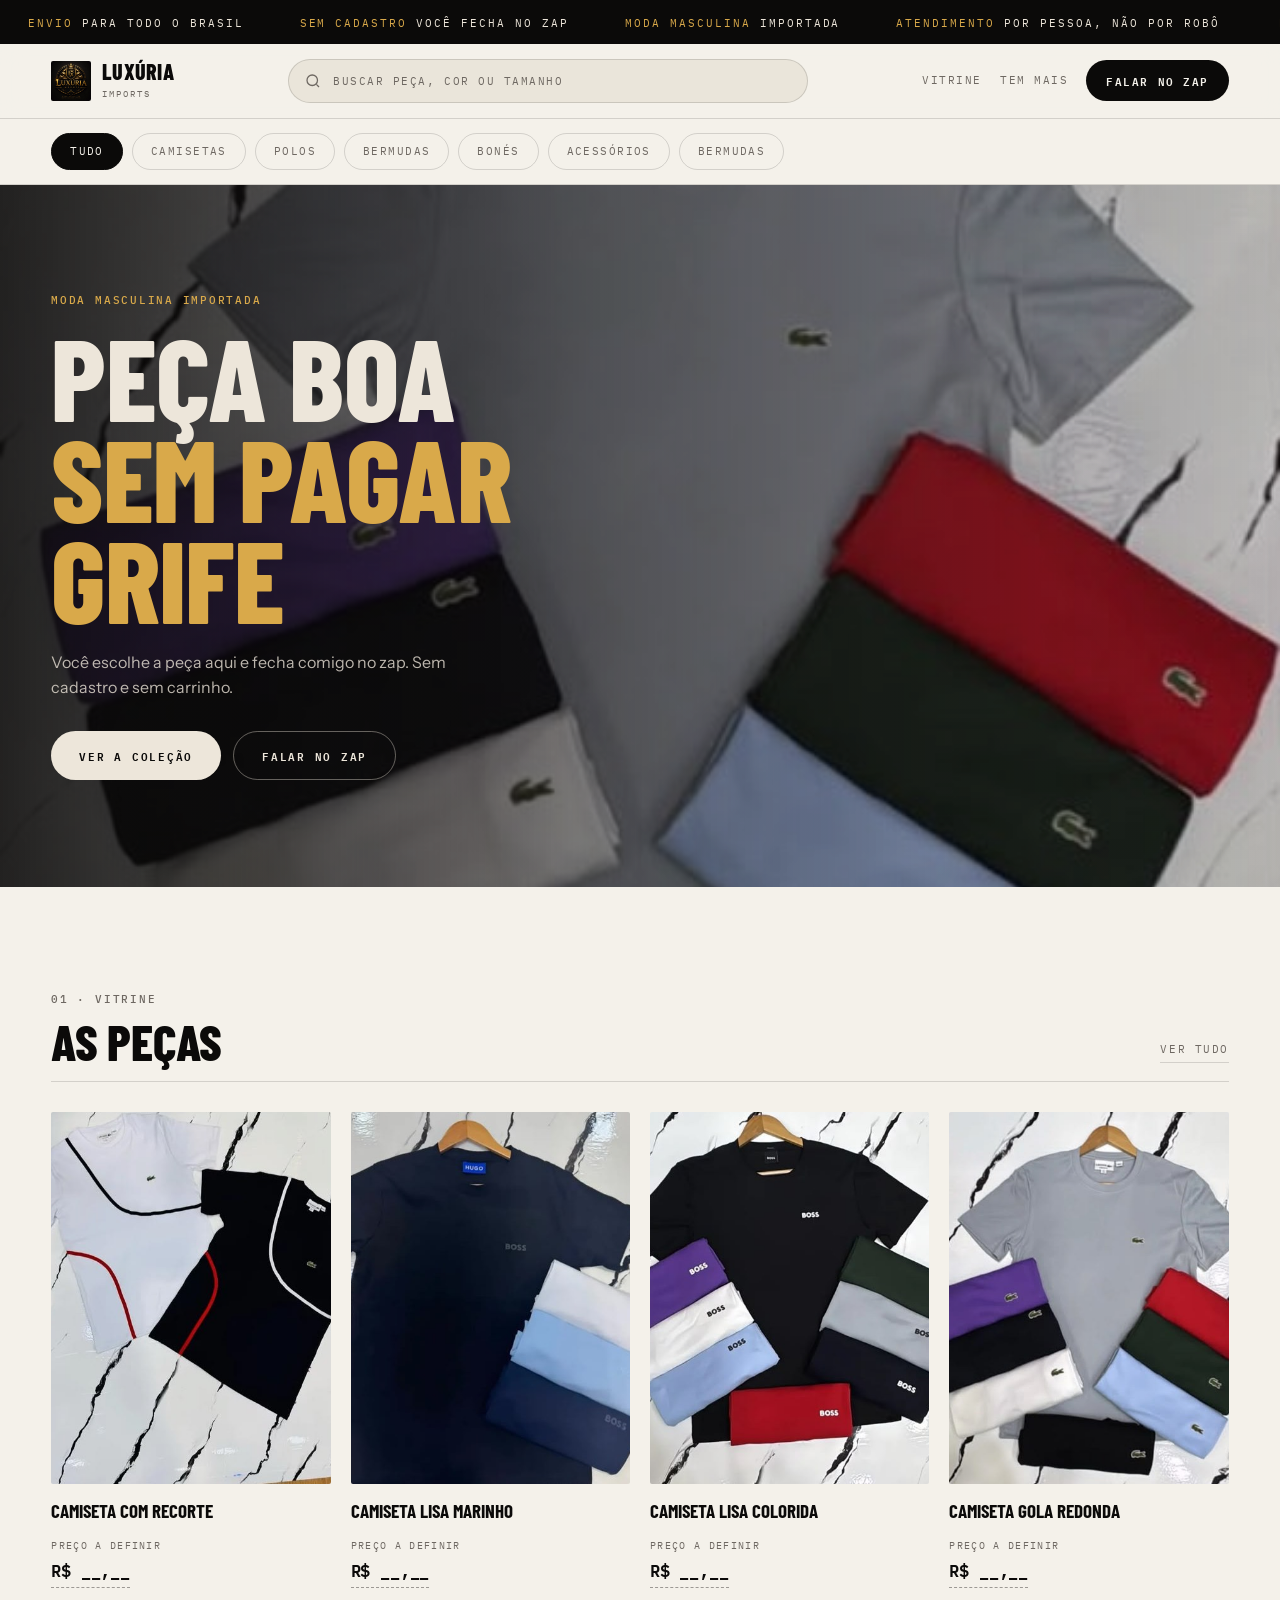
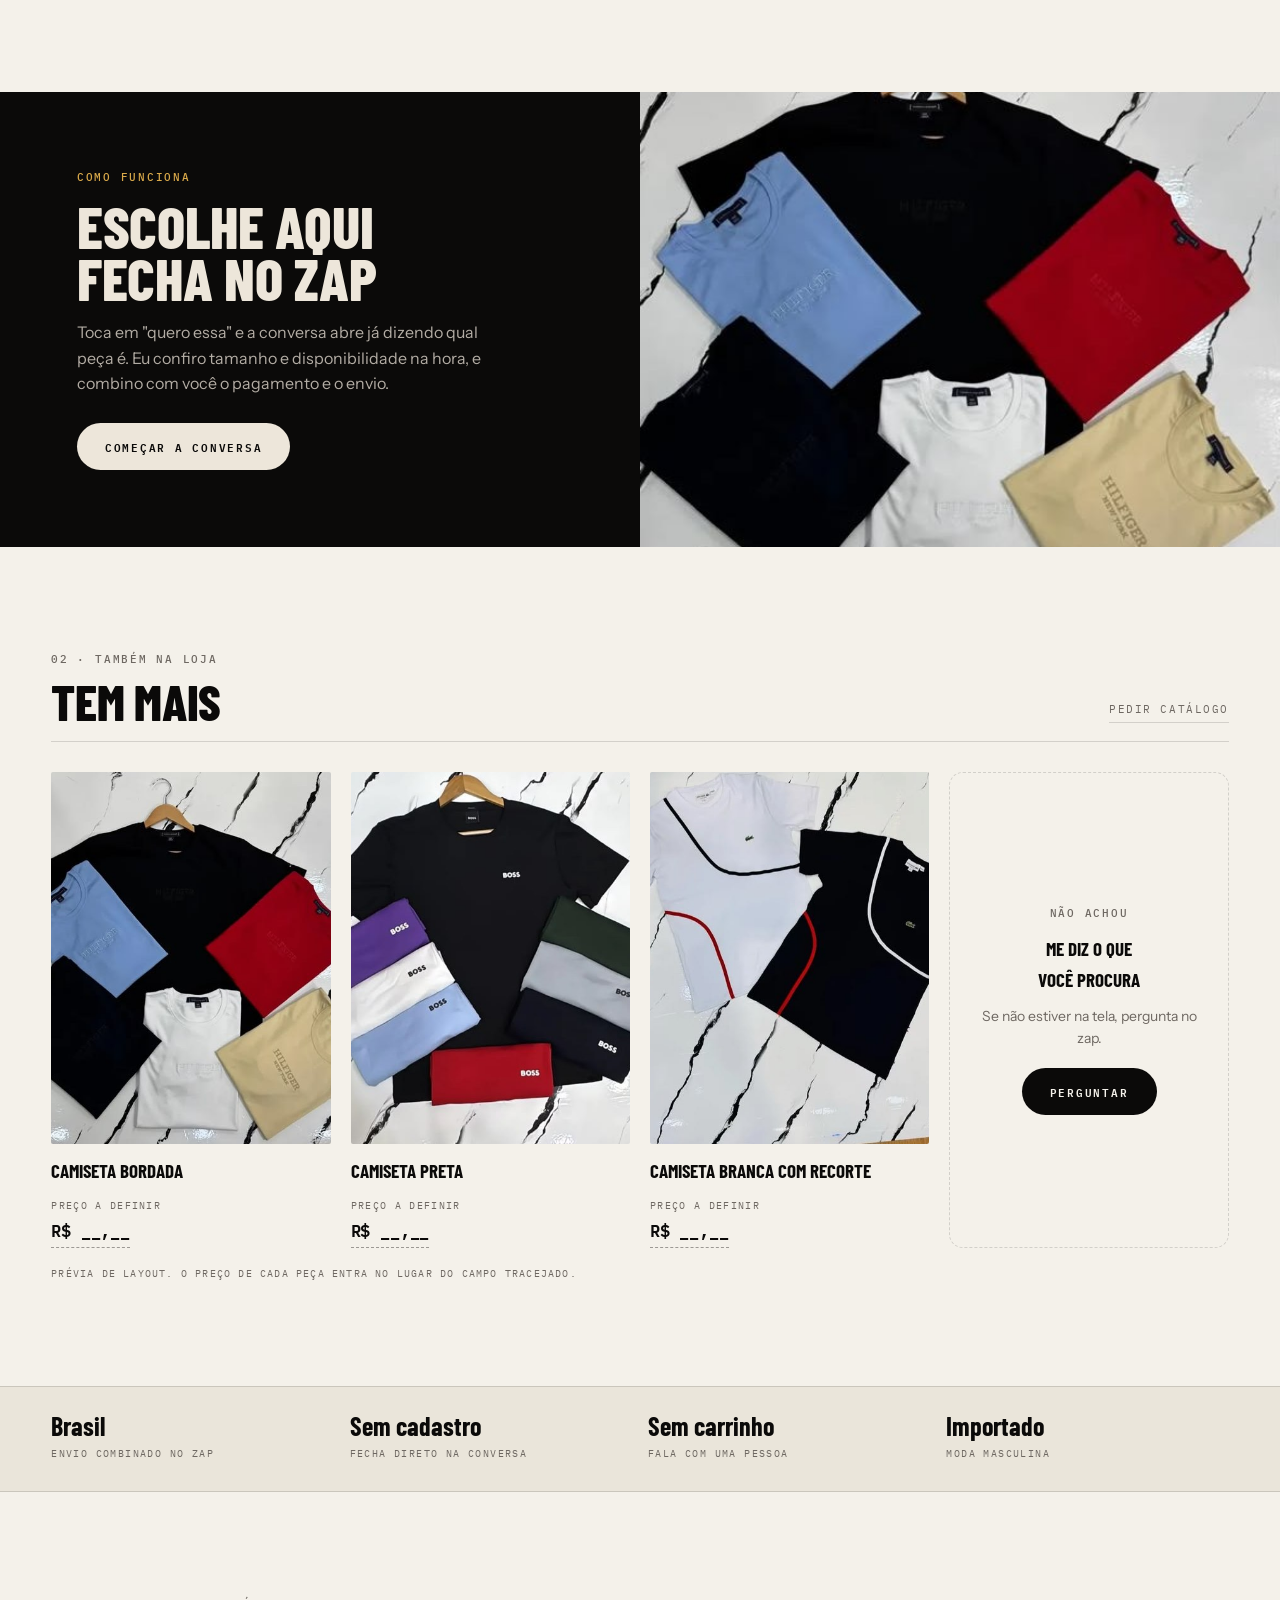
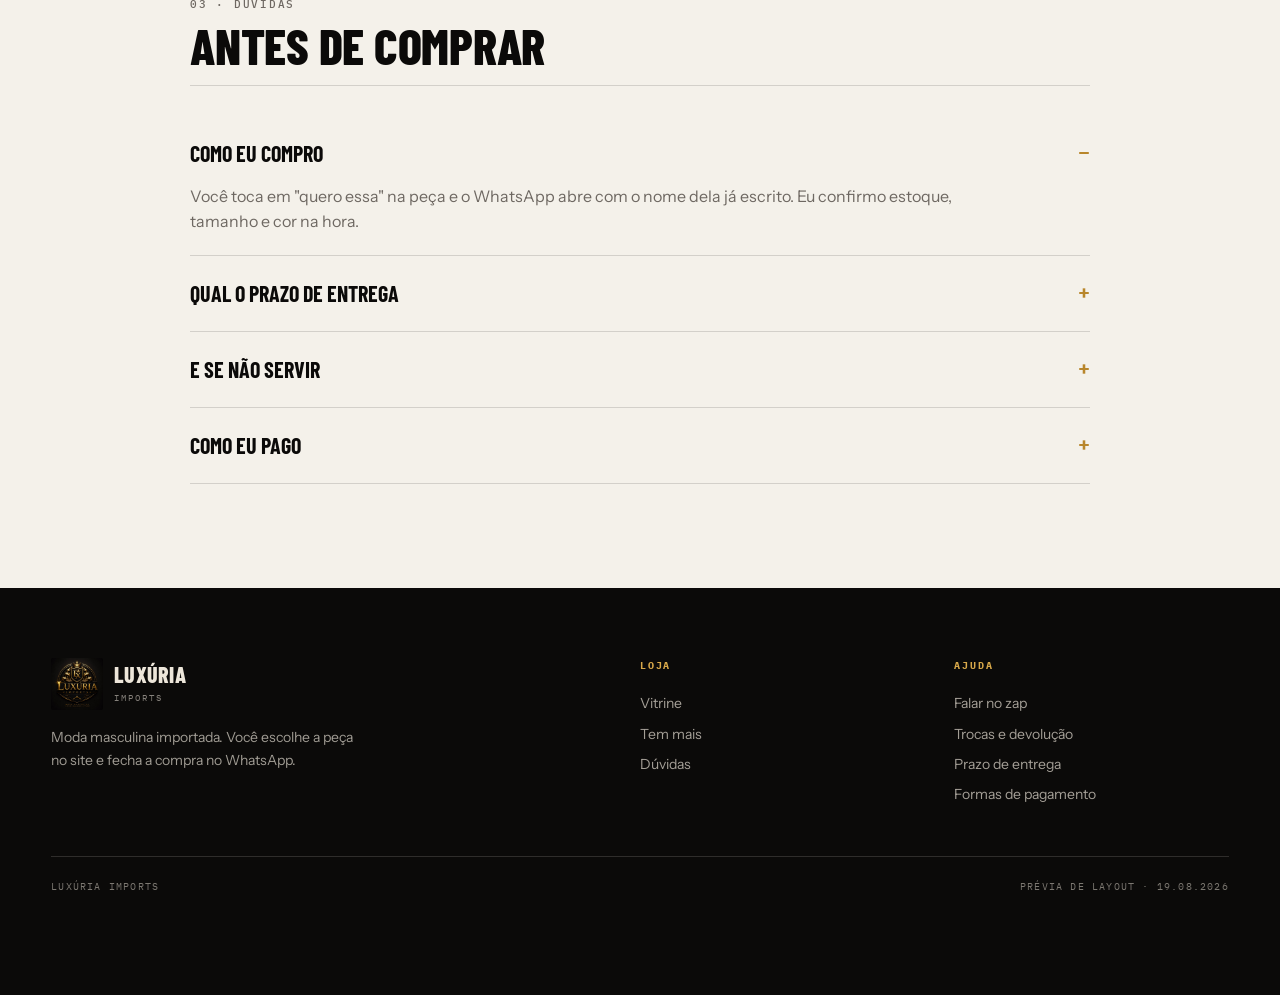
<file: loja/index.html>
<!doctype html>
<html lang="pt-BR">
<head>
<meta charset="utf-8">
<meta name="viewport" content="width=device-width, initial-scale=1">
<title>Luxúria Imports | Moda masculina importada</title>
<meta name="description" content="Luxúria Imports. Camiseta e boné importados. Você escolhe a peça no site e fecha no WhatsApp.">
<meta name="theme-color" content="#F4F1EA">

<meta property="og:type" content="website">
<meta property="og:title" content="Luxúria Imports | Moda masculina importada">
<meta property="og:description" content="Camiseta e boné importados. Escolhe a peça e fecha no WhatsApp.">
<meta property="og:url" content="https://levimpantarotto-commits.github.io/luxuria-site/loja/">
<meta property="og:site_name" content="Luxúria Imports">
<meta property="og:locale" content="pt_BR">
<meta property="og:image" content="https://levimpantarotto-commits.github.io/luxuria-site/assets/img/og.jpg">
<meta property="og:image:width" content="1200">
<meta property="og:image:height" content="630">
<meta name="twitter:card" content="summary_large_image">

<link rel="icon" href="../assets/img/favicon-32.png" sizes="32x32">
<link rel="icon" href="../assets/img/favicon-192.png" sizes="192x192">
<link rel="apple-touch-icon" href="../assets/img/apple-touch-icon.png">
<link rel="preconnect" href="https://fonts.googleapis.com">
<link rel="preconnect" href="https://fonts.gstatic.com" crossorigin>
<link href="https://fonts.googleapis.com/css2?family=Barlow+Condensed:wght@500;600;700;800&family=IBM+Plex+Mono:wght@400;500;600&family=Instrument+Sans:wght@400;500;600&display=swap" rel="stylesheet">
<style>
:root{
  --papel:#F4F1EA; --papel2:#EAE5DA; --tinta:#0B0A09; --tinta2:#141210;
  --ouro:#B8862B; --ouro-claro:#D9A94A; --gelo:#EDE6DA;
  --cinza:#6E6862; --linha:rgba(11,10,9,.14); --linha-clara:rgba(237,230,218,.16);
  --display:"Barlow Condensed",Impact,sans-serif;
  --mono:"IBM Plex Mono",ui-monospace,monospace;
  --corpo:"Instrument Sans",system-ui,sans-serif;
  --r:2px; --r2:14px; --pill:999px;
  --sec:104px;
}
*{box-sizing:border-box;margin:0;padding:0}
body{background:var(--papel);color:var(--tinta);font-family:var(--corpo);font-size:16px;line-height:1.6;overflow-x:hidden}
img{max-width:100%;display:block}
a{color:inherit;text-decoration:none}
.wrap{width:min(1320px,92vw);margin:0 auto}
h1,h2,h3{font-family:var(--display);text-transform:uppercase;line-height:.88;letter-spacing:-.005em;font-weight:800}
.eti{font-family:var(--mono);font-size:11px;text-transform:uppercase;letter-spacing:.16em;font-weight:500}

/* ===== tarja de aviso, padrão de loja ===== */
.aviso{background:var(--tinta);color:var(--gelo);overflow:hidden;white-space:nowrap}
.aviso .corre{display:inline-block;padding:9px 0;animation:corre 26s linear infinite}
.aviso span{padding:0 28px;font-family:var(--mono);font-size:11px;text-transform:uppercase;letter-spacing:.18em}
.aviso i{color:var(--ouro-claro);font-style:normal}
@keyframes corre{from{transform:translateX(0)}to{transform:translateX(-50%)}}

/* ===== header de loja: busca no topo ===== */
header{position:sticky;top:0;z-index:60;background:rgba(244,241,234,.92);backdrop-filter:blur(12px);border-bottom:1px solid var(--linha)}
.nav{display:grid;grid-template-columns:auto 1fr auto;gap:28px;align-items:center;height:74px}
.logo{display:flex;align-items:center;gap:11px}
.logo img{width:40px;height:40px;border-radius:var(--r)}
.logo b{font-family:var(--display);font-size:22px;text-transform:uppercase;letter-spacing:.01em;font-weight:800;line-height:1}
.logo small{display:block;font-family:var(--mono);font-size:9px;letter-spacing:.22em;color:var(--cinza);text-transform:uppercase}
.busca{position:relative;max-width:520px;width:100%;justify-self:center}
.busca input{width:100%;height:44px;border:1px solid var(--linha);background:var(--papel2);border-radius:var(--pill);
  padding:0 18px 0 44px;font-family:var(--mono);font-size:12px;letter-spacing:.06em;color:var(--tinta);outline:none;transition:border-color .25s,background .25s}
.busca input::placeholder{color:var(--cinza);text-transform:uppercase;letter-spacing:.14em;font-size:11px}
.busca input:focus{border-color:var(--tinta);background:var(--papel)}
.busca svg{position:absolute;left:16px;top:13px;width:18px;height:18px;stroke:var(--cinza);fill:none;stroke-width:1.7}
.acoes{display:flex;align-items:center;gap:18px}
.acoes a{font-family:var(--mono);font-size:11px;text-transform:uppercase;letter-spacing:.14em;color:var(--cinza);transition:color .2s}
.acoes a:hover{color:var(--tinta)}
.acoes .zap-topo{background:var(--tinta);color:var(--papel);padding:12px 20px;border-radius:var(--pill);font-weight:600}
.acoes .zap-topo:hover{background:var(--ouro);color:var(--tinta)}
@media(max-width:900px){.nav{grid-template-columns:auto auto;height:62px;gap:12px}.busca{display:none}.acoes a:not(.zap-topo){display:none}}

/* ===== chips de categoria, rolagem horizontal ===== */
.chips{border-bottom:1px solid var(--linha);background:var(--papel)}
.chips .wrap{display:flex;gap:9px;overflow-x:auto;padding:14px 0;scrollbar-width:none}
.chips .wrap::-webkit-scrollbar{display:none}
.chip{flex:0 0 auto;border:1px solid var(--linha);border-radius:var(--pill);padding:9px 18px;
  font-family:var(--mono);font-size:11px;text-transform:uppercase;letter-spacing:.13em;color:var(--cinza);
  transition:background .22s,color .22s,border-color .22s}
.chip:hover,.chip.ativo{background:var(--tinta);color:var(--papel);border-color:var(--tinta)}

/* ===== hero editorial de ponta a ponta ===== */
.hero{position:relative;height:min(78vh,720px);overflow:hidden;background:var(--tinta)}
.hero img{width:100%;height:100%;object-fit:cover;opacity:.82;transform:scale(1.12);animation:zoomIn 1.5s cubic-bezier(.16,1,.3,1) forwards}
@keyframes zoomIn{to{transform:scale(1)}}
.hero::after{content:"";position:absolute;inset:0;background:linear-gradient(90deg,rgba(11,10,9,.86) 0%,rgba(11,10,9,.45) 45%,rgba(11,10,9,.05) 100%)}
.hero-txt{position:absolute;inset:0;z-index:2;display:flex;align-items:center}
.hero-txt .wrap{color:var(--gelo)}
.hero-txt .eti{color:var(--ouro-claro);display:block;margin-bottom:16px;opacity:0;animation:sobe .8s cubic-bezier(.16,1,.3,1) .35s forwards}
.hero-txt h1{font-size:clamp(54px,9vw,132px);max-width:12ch;opacity:0;animation:sobe .9s cubic-bezier(.16,1,.3,1) .5s forwards}
.hero-txt h1 em{font-style:normal;color:var(--ouro-claro)}
.hero-txt p{max-width:38ch;margin:20px 0 0;color:rgba(237,230,218,.78);font-size:16px;opacity:0;animation:sobe .9s cubic-bezier(.16,1,.3,1) .68s forwards}
.hero-acao{display:flex;gap:12px;margin-top:30px;flex-wrap:wrap;opacity:0;animation:sobe .9s cubic-bezier(.16,1,.3,1) .82s forwards}
@keyframes sobe{from{opacity:0;transform:translateY(24px)}to{opacity:1;transform:none}}
.btn{display:inline-flex;align-items:center;gap:9px;padding:15px 28px;border-radius:var(--pill);
  font-family:var(--mono);font-size:11px;text-transform:uppercase;letter-spacing:.16em;font-weight:600;transition:transform .12s,background .25s,color .25s,border-color .25s}
.btn--cheio{background:var(--gelo);color:var(--tinta)}
.btn--cheio:hover{background:var(--ouro-claro)}
.btn--linha{border:1px solid rgba(237,230,218,.4);color:var(--gelo)}
.btn--linha:hover{border-color:var(--gelo);background:rgba(237,230,218,.1)}
.btn--tinta{background:var(--tinta);color:var(--papel)}
.btn--tinta:hover{background:var(--ouro)}
.btn:active{transform:translateY(2px)}

/* ===== seções ===== */
section{padding:var(--sec) 0}
@media(max-width:860px){:root{--sec:66px}}
.cab{display:flex;align-items:flex-end;justify-content:space-between;gap:20px;margin-bottom:30px;border-bottom:1px solid var(--linha);padding-bottom:18px}
.cab h2{font-size:clamp(30px,4vw,50px)}
.cab a{font-family:var(--mono);font-size:11px;text-transform:uppercase;letter-spacing:.14em;color:var(--cinza);border-bottom:1px solid var(--linha);padding-bottom:3px;transition:color .2s,border-color .2s}
.cab a:hover{color:var(--tinta);border-color:var(--tinta)}

/* ===== grade densa de produto ===== */
.grade{display:grid;grid-template-columns:repeat(4,1fr);gap:26px 20px}
@media(max-width:1080px){.grade{grid-template-columns:repeat(3,1fr)}}
@media(max-width:720px){.grade{grid-template-columns:repeat(2,1fr);gap:22px 12px}}
.card{position:relative}
.card .foto{position:relative;aspect-ratio:3/4;overflow:hidden;background:var(--papel2);border-radius:var(--r)}
.card .foto img{width:100%;height:100%;object-fit:cover;transition:transform .8s cubic-bezier(.16,1,.3,1),opacity .4s}
.card:hover .foto img{transform:scale(1.05)}
.tag{position:absolute;top:10px;left:10px;z-index:2;background:var(--tinta);color:var(--papel);
  font-family:var(--mono);font-size:9px;text-transform:uppercase;letter-spacing:.16em;padding:6px 10px;border-radius:var(--r)}
.tag--ouro{background:var(--ouro);color:var(--tinta)}
.rapido{position:absolute;left:10px;right:10px;bottom:10px;z-index:2;opacity:0;transform:translateY(10px);
  transition:opacity .3s,transform .3s}
.card:hover .rapido{opacity:1;transform:none}
.rapido a{display:block;text-align:center;background:rgba(11,10,9,.92);color:var(--papel);backdrop-filter:blur(6px);
  padding:13px;border-radius:var(--pill);font-family:var(--mono);font-size:10px;text-transform:uppercase;letter-spacing:.16em;font-weight:600}
.rapido a:hover{background:var(--ouro);color:var(--tinta)}
.card .nome{margin-top:12px;font-family:var(--display);font-size:19px;text-transform:uppercase;font-weight:700;letter-spacing:0}
.card .cores{display:flex;gap:6px;margin-top:7px}
.card .cores i{width:12px;height:12px;border-radius:50%;border:1px solid var(--linha);display:block}
.card .valor{display:flex;align-items:baseline;gap:8px;margin-top:9px}
.card .valor b{font-family:var(--mono);font-size:17px;font-weight:600;letter-spacing:-.02em}
.card .valor small{font-family:var(--mono);font-size:10px;color:var(--cinza);letter-spacing:.06em}
.card .risco{text-decoration:line-through;color:var(--cinza);font-family:var(--mono);font-size:12px}
/* onde o preco vai morar quando a loja definir: rotulo em cima, campo em baixo.
   Nao pode ser pilula: em card de 167px o "R$ __,__" quebrava no meio. */
.card .avaliar{display:block;margin-top:11px}
.card .avaliar span{display:block;font-family:var(--mono);font-size:9.5px;letter-spacing:.14em;
  text-transform:uppercase;color:var(--cinza);margin-bottom:4px;white-space:nowrap}
.card .avaliar b{display:inline-block;font-family:var(--mono);font-size:17px;font-weight:600;
  letter-spacing:-.01em;color:var(--tinta);white-space:nowrap;
  border-bottom:1px dashed rgba(11,10,9,.38);padding-bottom:3px}

/* ===== bloco editorial dividido ===== */
.editorial{display:grid;grid-template-columns:1fr 1fr;gap:0;background:var(--tinta);color:var(--gelo)}
@media(max-width:860px){.editorial{grid-template-columns:1fr}}
.editorial .lado{padding:clamp(38px,6vw,86px);display:flex;flex-direction:column;justify-content:center}
.editorial .eti{color:var(--ouro-claro);margin-bottom:14px}
.editorial h2{font-size:clamp(34px,4.6vw,64px);color:var(--gelo)}
.editorial p{color:rgba(237,230,218,.74);margin:16px 0 26px;max-width:40ch}
.editorial .foto{position:relative;overflow:hidden;min-height:340px}
.editorial .foto img{width:100%;height:100%;object-fit:cover;position:absolute;inset:0}

/* ===== confiança ===== */
.conf{background:var(--papel2);border-block:1px solid var(--linha)}
.conf .wrap{display:grid;grid-template-columns:repeat(4,1fr);gap:16px;padding:26px 0}
.conf div b{font-family:var(--display);font-size:26px;display:block;line-height:1}
.conf div span{font-family:var(--mono);font-size:10px;text-transform:uppercase;letter-spacing:.14em;color:var(--cinza)}
@media(max-width:860px){.conf .wrap{grid-template-columns:repeat(2,1fr);gap:22px}}

/* ===== perguntas ===== */
.faq details{border-bottom:1px solid var(--linha);padding:20px 0}
.faq summary{cursor:pointer;list-style:none;font-family:var(--display);font-size:22px;text-transform:uppercase;font-weight:700;display:flex;justify-content:space-between;gap:16px}
.faq summary::-webkit-details-marker{display:none}
.faq summary::after{content:"+";font-family:var(--mono);font-size:20px;color:var(--ouro)}
.faq details[open] summary::after{content:"–"}
.faq p{margin-top:12px;color:var(--cinza);max-width:70ch}

/* ===== rodapé ===== */
footer{background:var(--tinta);color:var(--gelo);padding:70px 0 100px}
.fgrid{display:grid;grid-template-columns:2fr 1fr 1fr;gap:40px}
@media(max-width:860px){.fgrid{grid-template-columns:1fr;gap:28px}}
footer h4{font-family:var(--mono);font-size:10px;text-transform:uppercase;letter-spacing:.18em;color:var(--ouro-claro);margin-bottom:14px}
footer a{display:block;color:rgba(237,230,218,.68);font-size:14px;padding:4px 0;transition:color .2s}
footer a:hover{color:var(--gelo)}
.fim{margin-top:46px;padding-top:22px;border-top:1px solid var(--linha-clara);display:flex;justify-content:space-between;flex-wrap:wrap;gap:12px;
  font-family:var(--mono);font-size:10px;letter-spacing:.12em;color:rgba(237,230,218,.5);text-transform:uppercase}
.barra{position:fixed;left:0;right:0;bottom:0;z-index:70;display:none;padding:10px 14px calc(10px + env(safe-area-inset-bottom));
  background:rgba(244,241,234,.95);backdrop-filter:blur(12px);border-top:1px solid var(--linha)}
.barra a{display:flex;align-items:center;justify-content:center;padding:15px;border-radius:var(--pill);background:var(--tinta);color:var(--papel);
  font-family:var(--mono);font-size:11px;text-transform:uppercase;letter-spacing:.16em;font-weight:600}
@media(max-width:860px){.barra{display:block}footer{padding-bottom:110px}}
.rv{opacity:0;transform:translateY(22px);transition:opacity .7s cubic-bezier(.16,1,.3,1),transform .7s cubic-bezier(.16,1,.3,1)}
.rv.on{opacity:1;transform:none}
.nota{margin-top:18px;font-family:var(--mono);font-size:10px;letter-spacing:.12em;text-transform:uppercase;color:var(--cinza)}
</style>
</head>
<body>

<div class="aviso">
  <div class="corre">
    <span><i>Envio</i> para todo o Brasil</span><span><i>Sem cadastro</i> você fecha no zap</span><span><i>Moda masculina</i> importada</span><span><i>Atendimento</i> por pessoa, não por robô</span>
    <span><i>Envio</i> para todo o Brasil</span><span><i>Sem cadastro</i> você fecha no zap</span><span><i>Moda masculina</i> importada</span><span><i>Atendimento</i> por pessoa, não por robô</span>
  </div>
</div>

<header>
  <div class="wrap nav">
    <a class="logo" href="#">
      <img src="../assets/img/logo-luxuria.jpg" alt="Luxúria Imports">
      <span><b>Luxúria</b><small>Imports</small></span>
    </a>
    <div class="busca">
      <svg viewBox="0 0 24 24"><circle cx="11" cy="11" r="7"/><path d="M20 20l-3.5-3.5"/></svg>
      <input type="search" placeholder="Buscar peça, cor ou tamanho">
    </div>
    <div class="acoes">
      <a href="#novidades">Vitrine</a>
      <a href="#vendidos">Tem mais</a>
      <a class="zap-topo" href="https://wa.me/5548999029876" target="_blank" rel="noopener">Falar no zap</a>
    </div>
  </div>
</header>

<div class="chips">
  <div class="wrap">
    <a class="chip ativo" href="#novidades">Tudo</a>
    <a class="chip" href="#novidades">Camisetas</a>
    <a class="chip" href="#novidades">Polos</a>
    <a class="chip" href="#novidades">Bermudas</a>
    <a class="chip" href="#novidades">Bonés</a>
    <a class="chip" href="#novidades">Acessórios</a>
    <a class="chip" href="#novidades">Bermudas</a>
  </div>
</div>

<section class="hero" style="padding:0">
  <img src="../assets/img/pecas/polos-cores.jpg" alt="Camisetas da Luxúria Imports">
  <div class="hero-txt">
    <div class="wrap">
      <span class="eti">Moda masculina importada</span>
      <h1>Peça boa<br><em>sem pagar grife</em></h1>
      <p>Você escolhe a peça aqui e fecha comigo no zap. Sem cadastro e sem carrinho.</p>
      <div class="hero-acao">
        <a class="btn btn--cheio" href="#novidades">Ver a coleção</a>
        <a class="btn btn--linha" href="https://wa.me/5548999029876" target="_blank" rel="noopener">Falar no zap</a>
      </div>
    </div>
  </div>
</section>

<section id="novidades">
  <div class="wrap">
    <div class="cab rv">
      <div><span class="eti" style="color:var(--cinza);display:block;margin-bottom:10px">01 · Vitrine</span><h2>As peças</h2></div>
      <a href="#vendidos">Ver tudo</a>
    </div>
    <div class="grade">
      <article class="card rv">
        <div class="foto">
          <img src="../assets/img/pecas/polo-detalhe.jpg" alt="Camiseta com recorte, preta e branca">
          <div class="rapido"><a href="https://wa.me/5548999029876?text=Oi!%20Vim%20pelo%20site%20e%20quero%20a%20CAMISETA%20COM%20RECORTE" target="_blank" rel="noopener">Quero essa</a></div>
        </div>
        <p class="nome">Camiseta com recorte</p>
        <div class="avaliar"><span>preço a definir</span><b>R$ __,__</b></div>
      </article>

      <article class="card rv">
        <div class="foto">
          <img src="../assets/img/pecas/camiseta-marinho-basica.jpg" alt="Camiseta lisa marinho">
          <div class="rapido"><a href="https://wa.me/5548999029876?text=Oi!%20Vim%20pelo%20site%20e%20quero%20a%20CAMISETA%20LISA%20MARINHO" target="_blank" rel="noopener">Quero essa</a></div>
        </div>
        <p class="nome">Camiseta lisa marinho</p>
        <div class="avaliar"><span>preço a definir</span><b>R$ __,__</b></div>
      </article>

      <article class="card rv">
        <div class="foto">
          <img src="../assets/img/pecas/camisetas-cores.jpg" alt="Camiseta lisa em várias cores">
          <div class="rapido"><a href="https://wa.me/5548999029876?text=Oi!%20Vim%20pelo%20site%20e%20quero%20a%20CAMISETA%20LISA%20COLORIDA" target="_blank" rel="noopener">Quero essa</a></div>
        </div>
        <p class="nome">Camiseta lisa colorida</p>
        <div class="avaliar"><span>preço a definir</span><b>R$ __,__</b></div>
      </article>

      <article class="card rv">
        <div class="foto">
          <img src="../assets/img/pecas/polos-cores.jpg" alt="Camiseta gola redonda em várias cores">
          <div class="rapido"><a href="https://wa.me/5548999029876?text=Oi!%20Vim%20pelo%20site%20e%20quero%20a%20CAMISETA%20GOLA%20REDONDA" target="_blank" rel="noopener">Quero essa</a></div>
        </div>
        <p class="nome">Camiseta gola redonda</p>
        <div class="avaliar"><span>preço a definir</span><b>R$ __,__</b></div>
      </article>
    </div>
  </div>
</section>

<div class="editorial rv">
  <div class="lado">
    <span class="eti">Como funciona</span>
    <h2>Escolhe aqui<br>fecha no zap</h2>
    <p>Toca em "quero essa" e a conversa abre já dizendo qual peça é. Eu confiro tamanho e disponibilidade na hora, e combino com você o pagamento e o envio.</p>
    <div><a class="btn btn--cheio" href="https://wa.me/5548999029876" target="_blank" rel="noopener">Começar a conversa</a></div>
  </div>
  <div class="foto"><img src="../assets/img/pecas/camisetas-neutras.jpg" alt="Camisetas em tons neutros"></div>
</div>

<section id="vendidos">
  <div class="wrap">
    <div class="cab rv">
      <div><span class="eti" style="color:var(--cinza);display:block;margin-bottom:10px">02 · Também na loja</span><h2>Tem mais</h2></div>
      <a href="https://wa.me/5548999029876" target="_blank" rel="noopener">Pedir catálogo</a>
    </div>
    <div class="grade">
      <article class="card rv">
        <div class="foto"><img src="../assets/img/pecas/camisetas-neutras.jpg" alt="Camiseta com bordado no peito">
          <div class="rapido"><a href="https://wa.me/5548999029876?text=Oi!%20Vim%20pelo%20site%20e%20quero%20a%20CAMISETA%20BORDADA" target="_blank" rel="noopener">Quero essa</a></div></div>
        <p class="nome">Camiseta bordada</p>
        <div class="avaliar"><span>preço a definir</span><b>R$ __,__</b></div>
      </article>
      <article class="card rv">
        <div class="foto"><img src="../assets/img/pecas/camisetas-cores.jpg" alt="Camiseta preta com logo no peito">
          <div class="rapido"><a href="https://wa.me/5548999029876?text=Oi!%20Vim%20pelo%20site%20e%20quero%20a%20CAMISETA%20PRETA" target="_blank" rel="noopener">Quero essa</a></div></div>
        <p class="nome">Camiseta preta</p>
        <div class="avaliar"><span>preço a definir</span><b>R$ __,__</b></div>
      </article>
      <article class="card rv">
        <div class="foto"><img src="../assets/img/pecas/polo-detalhe.jpg" alt="Camiseta branca com recorte">
          <div class="rapido"><a href="https://wa.me/5548999029876?text=Oi!%20Vim%20pelo%20site%20e%20quero%20a%20CAMISETA%20BRANCA%20COM%20RECORTE" target="_blank" rel="noopener">Quero essa</a></div></div>
        <p class="nome">Camiseta branca com recorte</p>
        <div class="avaliar"><span>preço a definir</span><b>R$ __,__</b></div>
      </article>
      <article class="card rv" style="display:flex;align-items:center;justify-content:center;text-align:center;border:1px dashed var(--linha);border-radius:var(--r2);padding:30px;min-height:280px">
        <div>
          <span class="eti" style="color:var(--cinza);display:block;margin-bottom:12px">Não achou</span>
          <p class="nome" style="margin:0 0 10px">Me diz o que<br>você procura</p>
          <p style="font-size:14px;color:var(--cinza);margin-bottom:18px">Se não estiver na tela, pergunta no zap.</p>
          <a class="btn btn--tinta" href="https://wa.me/5548999029876?text=Oi!%20Procuro%20uma%20pe%C3%A7a%20espec%C3%ADfica" target="_blank" rel="noopener">Perguntar</a>
        </div>
      </article>
    </div>
    <p class="nota">Prévia de layout. O preço de cada peça entra no lugar do campo tracejado.</p>
  </div>
</section>

<div class="conf">
  <div class="wrap">
    <div><b>Brasil</b><span>envio combinado no zap</span></div>
    <div><b>Sem cadastro</b><span>fecha direto na conversa</span></div>
    <div><b>Sem carrinho</b><span>fala com uma pessoa</span></div>
    <div><b>Importado</b><span>moda masculina</span></div>
  </div>
</div>

<section class="faq">
  <div class="wrap" style="max-width:900px">
    <div class="cab rv"><div><span class="eti" style="color:var(--cinza);display:block;margin-bottom:10px">03 · Dúvidas</span><h2>Antes de comprar</h2></div></div>
    <details class="rv" open><summary>Como eu compro</summary><p>Você toca em "quero essa" na peça e o WhatsApp abre com o nome dela já escrito. Eu confirmo estoque, tamanho e cor na hora.</p></details>
    <details class="rv"><summary>Qual o prazo de entrega</summary><p>Enviamos para todo o Brasil. O prazo e o frete a gente combina com você na conversa, antes de fechar.</p></details>
    <details class="rv"><summary>E se não servir</summary><p>Fala com a gente assim que receber que a gente resolve na conversa.</p></details>
    <details class="rv"><summary>Como eu pago</summary><p>O pagamento é combinado direto na conversa. Nada é cobrado antes de você confirmar.</p></details>
  </div>
</section>

<footer>
  <div class="wrap">
    <div class="fgrid">
      <div>
        <div class="logo" style="margin-bottom:16px">
          <img src="../assets/img/logo-luxuria.jpg" alt="Luxúria Imports" style="width:52px;height:52px">
          <span><b style="color:var(--gelo)">Luxúria</b><small style="color:rgba(237,230,218,.55)">Imports</small></span>
        </div>
        <p style="color:rgba(237,230,218,.66);font-size:14px;max-width:34ch">Moda masculina importada. Você escolhe a peça no site e fecha a compra no WhatsApp.</p>
      </div>
      <div>
        <h4>Loja</h4>
        <a href="#novidades">Vitrine</a><a href="#vendidos">Tem mais</a><a href="#faq">Dúvidas</a>
      </div>
      <div>
        <h4>Ajuda</h4>
        <a href="https://wa.me/5548999029876" target="_blank" rel="noopener">Falar no zap</a><a href="#faq">Trocas e devolução</a><a href="#faq">Prazo de entrega</a><a href="#faq">Formas de pagamento</a>
      </div>
    </div>
    <div class="fim"><span>Luxúria Imports</span><span>Prévia de layout · 19.08.2026</span></div>
  </div>
</footer>

<div class="barra"><a href="https://wa.me/5548999029876" target="_blank" rel="noopener">Falar no zap agora</a></div>

<script>
(function(){
  var alvos=document.querySelectorAll('.rv');
  if(!('IntersectionObserver' in window)){ [].forEach.call(alvos,function(e){e.classList.add('on')}); return; }
  var io=new IntersectionObserver(function(ent){
    ent.forEach(function(en){ if(en.isIntersecting){ en.target.classList.add('on'); io.unobserve(en.target); } });
  },{threshold:.12,rootMargin:'0px 0px -6% 0px'});
  [].forEach.call(alvos,function(e){io.observe(e)});
  [].forEach.call(document.querySelectorAll('.grade .card'),function(el,i){ el.style.transitionDelay=((i%4)*0.09)+'s'; });
})();
/* busca filtrando a grade, comportamento de loja de verdade */
(function(){
  var inp=document.querySelector('.busca input'); if(!inp) return;
  inp.addEventListener('input',function(){
    var q=this.value.toLowerCase().trim();
    [].forEach.call(document.querySelectorAll('.card'),function(c){
      var nome=(c.querySelector('.nome')||{}).innerText||'';
      c.style.display = !q || nome.toLowerCase().indexOf(q)>=0 ? '' : 'none';
    });
  });
})();
</script>
<script src="../assets/js/preview.js?v=2026081901"></script>
</body>
</html>
</file>
